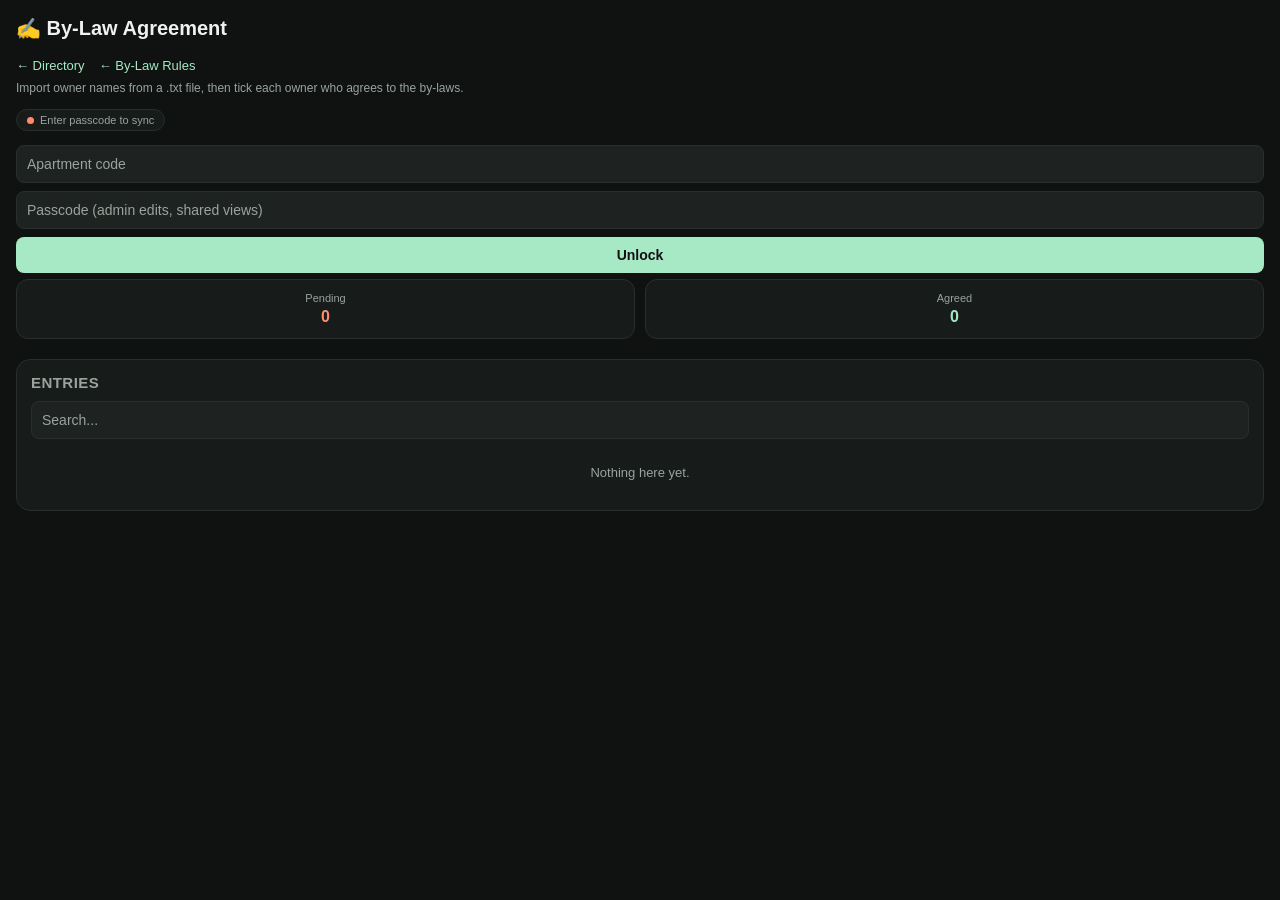
<file: agreements.html>
<!DOCTYPE html>
<html lang="en"><head><meta charset="UTF-8"><meta name="viewport" content="width=device-width, initial-scale=1, maximum-scale=1"><title>By-Law Agreement</title><link rel="stylesheet" href="common.css?v=6"><link rel="manifest" href="./manifest.webmanifest">
<meta name="theme-color" content="#0f1210">
<meta name="mobile-web-app-capable" content="yes">
<meta name="apple-mobile-web-app-capable" content="yes">
<meta name="apple-mobile-web-app-status-bar-style" content="black-translucent">
<link rel="apple-touch-icon" href="./icons/app-icon-192.png">
<script src="./pwa.js" defer></script>
</head><body>
<h1>✍️ By-Law Agreement</h1>
<a class="navlink" href="directory.html">&larr; Directory</a><a class="navlink" style="margin-left:14px" href="bylaws.html">&larr; By-Law Rules</a>
<p class="pagesub">Import owner names from a .txt file, then tick each owner who agrees to the by-laws.</p>
<div class="summary" id="summary"></div>
<details class="section" id="addSection"><summary><h2>Add entry</h2><span class="chev">▾</span></summary><div class="inner">
<form id="f"><div id="fields"></div><div class="row"><button type="submit" class="btn" id="saveBtn">Add</button><button type="button" class="btn cancel hidden" id="cancelBtn">Cancel</button></div></form></div></details>
<div class="section"><div class="section-head"><h2>Entries</h2></div>
<input id="q" placeholder="Search..." style="margin-bottom:10px"><ul class="list" id="list"></ul></div>
<div id="toast"></div>
<script src="config.js"></script><script src="apt.js"></script><script src="common.js?v=6"></script>
<script>initList({"key": "agreements", "check": true, "stamp": "on", "cl": ["Pending", "Agreed"], "upload": {"first": "flat", "rest": "name"}, "fields": [{"id": "name", "label": "Owner name", "req": true}, {"id": "flat", "label": "Flat no."}, {"id": "notes", "label": "Notes", "type": "textarea"}]})</script></body></html>
</file>
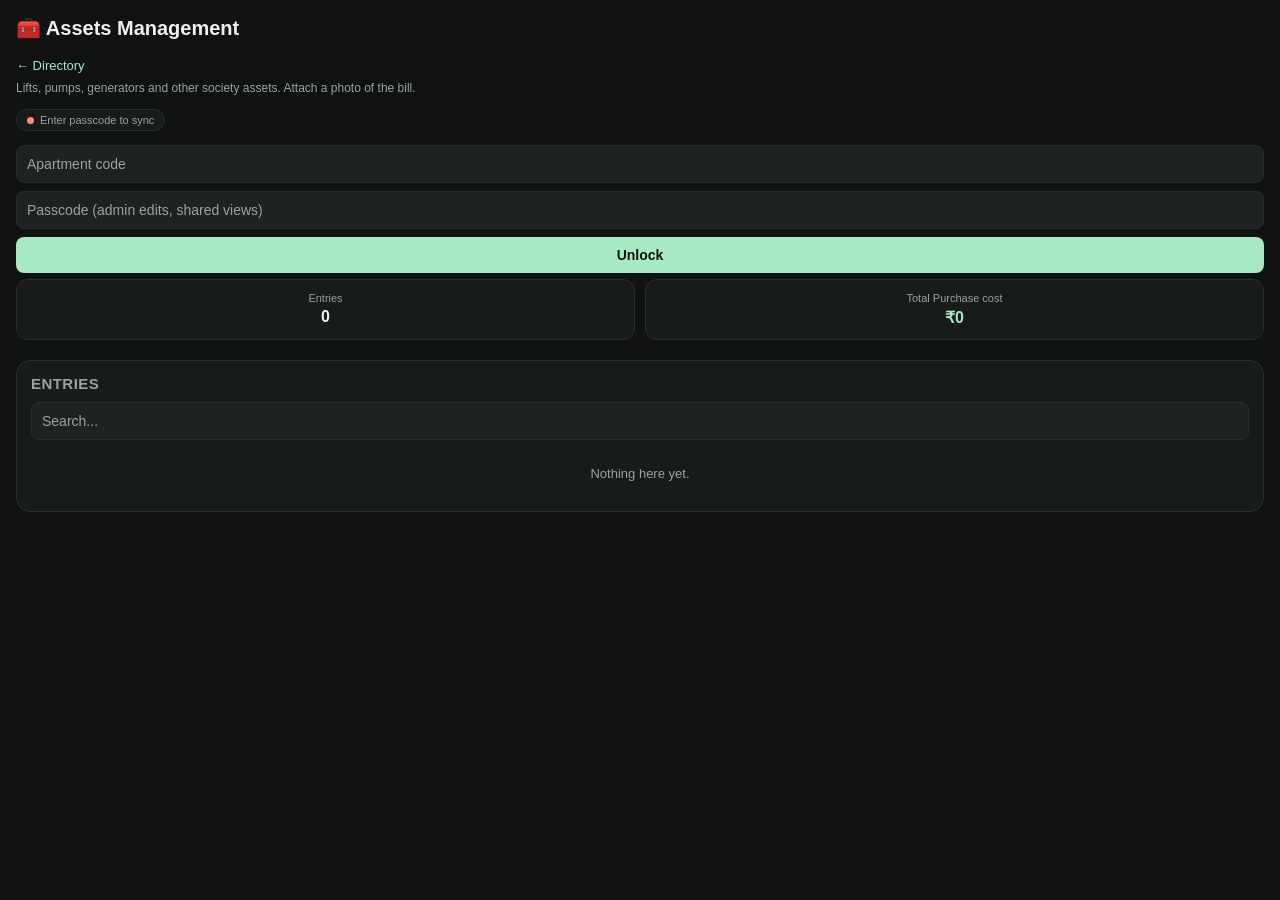
<file: assets.html>
<!DOCTYPE html>
<html lang="en"><head><meta charset="UTF-8"><meta name="viewport" content="width=device-width, initial-scale=1, maximum-scale=1"><title>Assets Management</title><link rel="stylesheet" href="common.css?v=6"><link rel="manifest" href="./manifest.webmanifest">
<meta name="theme-color" content="#0f1210">
<meta name="mobile-web-app-capable" content="yes">
<meta name="apple-mobile-web-app-capable" content="yes">
<meta name="apple-mobile-web-app-status-bar-style" content="black-translucent">
<link rel="apple-touch-icon" href="./icons/app-icon-192.png">
<script src="./pwa.js" defer></script>
</head><body>
<h1>🧰 Assets Management</h1>
<a class="navlink" href="directory.html">&larr; Directory</a>
<p class="pagesub">Lifts, pumps, generators and other society assets. Attach a photo of the bill.</p>
<div class="summary" id="summary"></div>
<details class="section" id="addSection"><summary><h2>Add entry</h2><span class="chev">▾</span></summary><div class="inner">
<form id="f"><div id="fields"></div><div class="row"><button type="submit" class="btn" id="saveBtn">Add</button><button type="button" class="btn cancel hidden" id="cancelBtn">Cancel</button></div></form></div></details>
<div class="section"><div class="section-head"><h2>Entries</h2></div>
<input id="q" placeholder="Search..." style="margin-bottom:10px"><ul class="list" id="list"></ul></div>
<div id="toast"></div>
<script src="config.js"></script><script src="apt.js"></script><script src="common.js?v=6"></script>
<script>initList({"key": "assets", "fields": [{"id": "name", "label": "Asset name", "req": true}, {"id": "cat", "label": "Category", "type": "select", "opts": ["Lift", "Generator", "Water pump", "Motor", "CCTV", "Fire safety", "Other"]}, {"id": "cost", "label": "Purchase cost (₹)", "type": "money"}, {"id": "bill", "label": "Bill (photo)", "type": "image"}, {"id": "loc", "label": "Location"}, {"id": "bought", "label": "Purchase date", "type": "date"}, {"id": "warranty", "label": "Warranty until", "type": "date"}, {"id": "vendor", "label": "Service vendor"}, {"id": "next", "label": "Next service due", "type": "date"}, {"id": "notes", "label": "Notes", "type": "textarea"}]})</script></body></html>
</file>
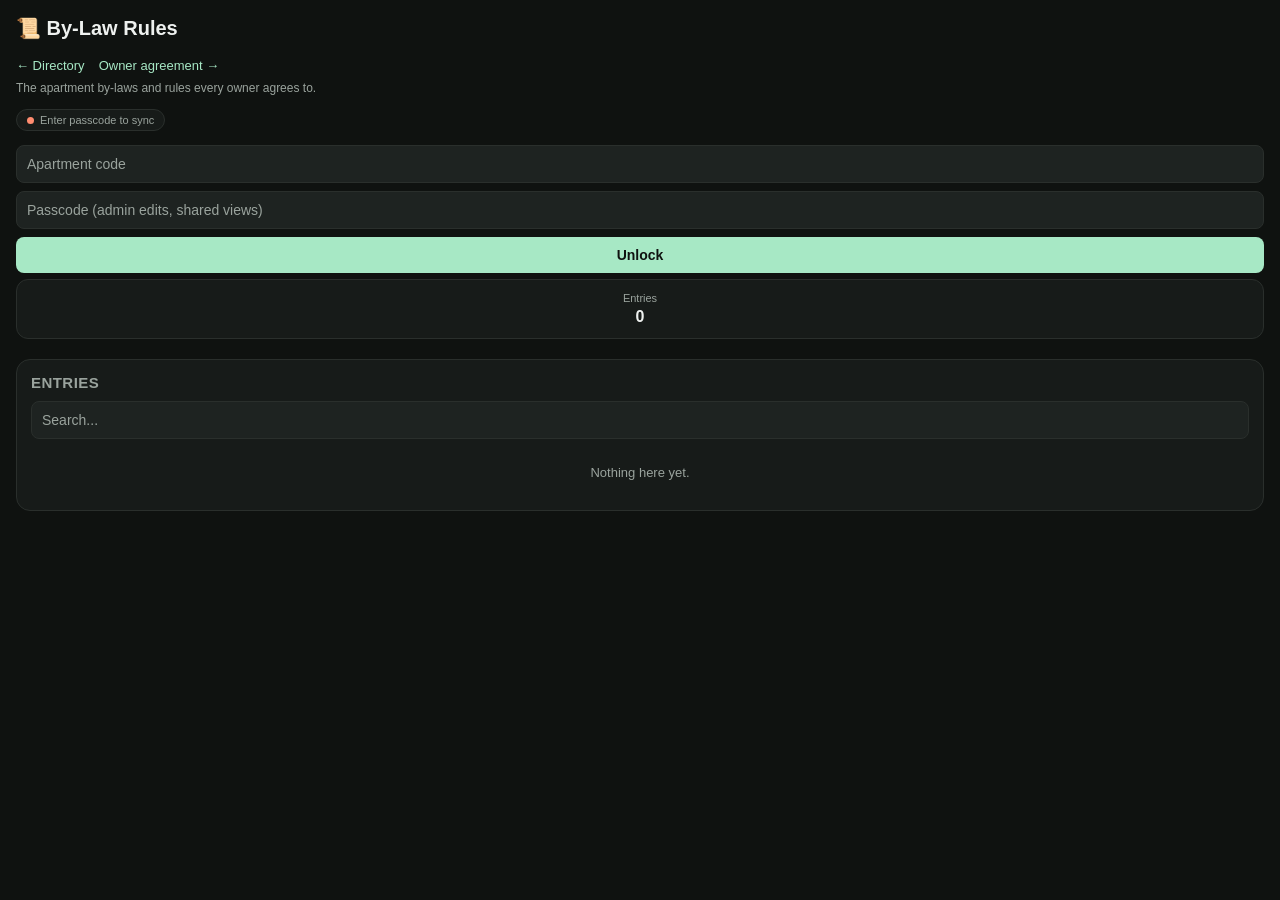
<file: bylaws.html>
<!DOCTYPE html>
<html lang="en"><head><meta charset="UTF-8"><meta name="viewport" content="width=device-width, initial-scale=1, maximum-scale=1"><title>By-Law Rules</title><link rel="stylesheet" href="common.css?v=6"><link rel="manifest" href="./manifest.webmanifest">
<meta name="theme-color" content="#0f1210">
<meta name="mobile-web-app-capable" content="yes">
<meta name="apple-mobile-web-app-capable" content="yes">
<meta name="apple-mobile-web-app-status-bar-style" content="black-translucent">
<link rel="apple-touch-icon" href="./icons/app-icon-192.png">
<script src="./pwa.js" defer></script>
</head><body>
<h1>📜 By-Law Rules</h1>
<a class="navlink" href="directory.html">&larr; Directory</a><a class="navlink" style="margin-left:14px" href="agreements.html">Owner agreement &rarr;</a>
<p class="pagesub">The apartment by-laws and rules every owner agrees to.</p>
<div class="summary" id="summary"></div>
<details class="section" id="addSection"><summary><h2>Add entry</h2><span class="chev">▾</span></summary><div class="inner">
<form id="f"><div id="fields"></div><div class="row"><button type="submit" class="btn" id="saveBtn">Add</button><button type="button" class="btn cancel hidden" id="cancelBtn">Cancel</button></div></form></div></details>
<div class="section"><div class="section-head"><h2>Entries</h2></div>
<input id="q" placeholder="Search..." style="margin-bottom:10px"><ul class="list" id="list"></ul></div>
<div id="toast"></div>
<script src="config.js"></script><script src="apt.js"></script><script src="common.js?v=6"></script>
<script>initList({"key": "bylaws", "fields": [{"id": "rule", "label": "Rule", "req": true}, {"id": "cat", "label": "Category", "type": "select", "opts": ["General", "Parking", "Noise", "Pets", "Maintenance", "Safety", "Common areas", "Other"]}, {"id": "eff", "label": "Effective from", "type": "date"}, {"id": "details", "label": "Details", "type": "textarea"}]})</script></body></html>
</file>
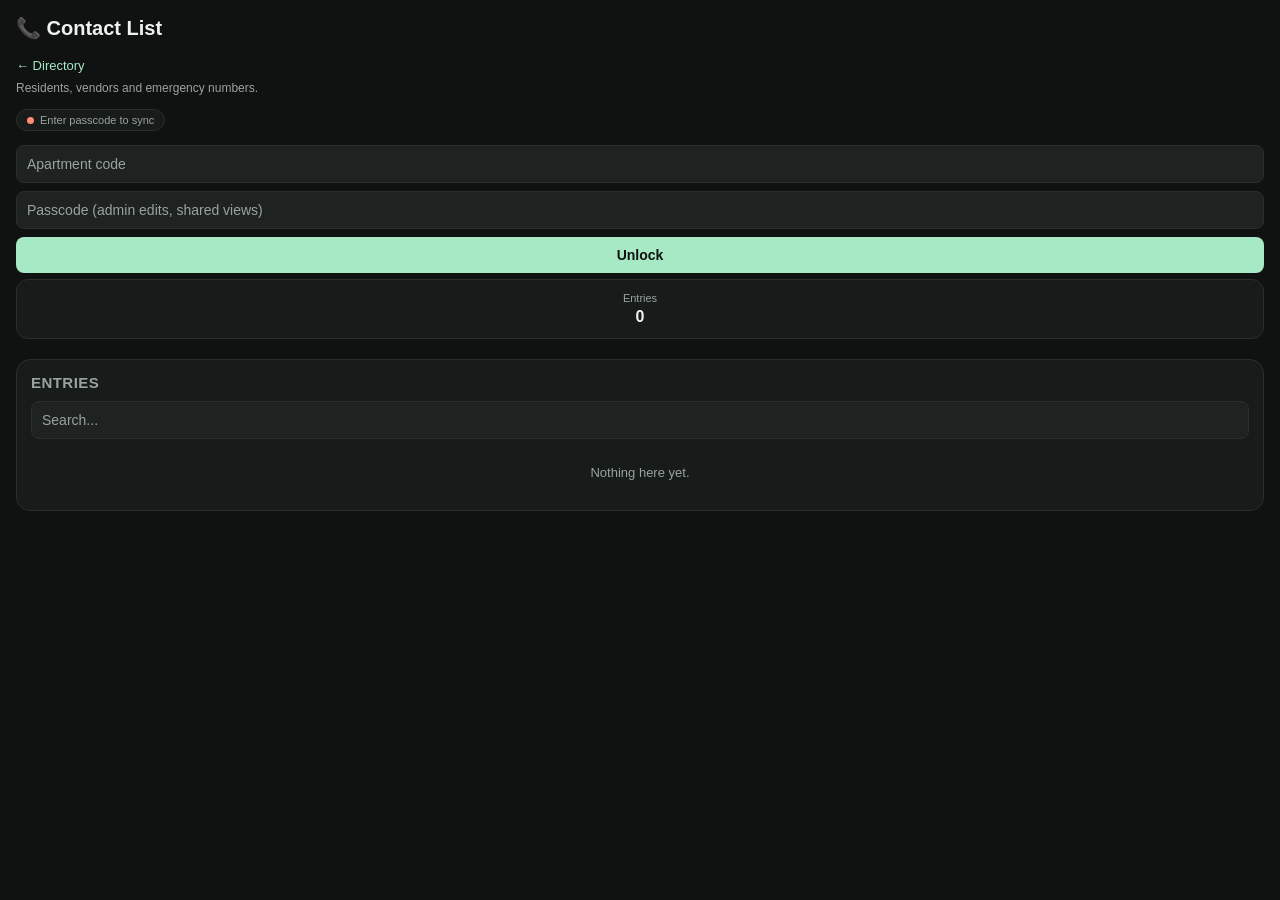
<file: contacts.html>
<!DOCTYPE html>
<html lang="en"><head><meta charset="UTF-8"><meta name="viewport" content="width=device-width, initial-scale=1, maximum-scale=1"><title>Contact List</title><link rel="stylesheet" href="common.css?v=6"><link rel="manifest" href="./manifest.webmanifest">
<meta name="theme-color" content="#0f1210">
<meta name="mobile-web-app-capable" content="yes">
<meta name="apple-mobile-web-app-capable" content="yes">
<meta name="apple-mobile-web-app-status-bar-style" content="black-translucent">
<link rel="apple-touch-icon" href="./icons/app-icon-192.png">
<script src="./pwa.js" defer></script>
</head><body>
<h1>📞 Contact List</h1>
<a class="navlink" href="directory.html">&larr; Directory</a>
<p class="pagesub">Residents, vendors and emergency numbers.</p>
<div class="summary" id="summary"></div>
<details class="section" id="addSection"><summary><h2>Add entry</h2><span class="chev">▾</span></summary><div class="inner">
<form id="f"><div id="fields"></div><div class="row"><button type="submit" class="btn" id="saveBtn">Add</button><button type="button" class="btn cancel hidden" id="cancelBtn">Cancel</button></div></form></div></details>
<div class="section"><div class="section-head"><h2>Entries</h2></div>
<input id="q" placeholder="Search..." style="margin-bottom:10px"><ul class="list" id="list"></ul></div>
<div id="toast"></div>
<script src="config.js"></script><script src="apt.js"></script><script src="common.js?v=6"></script>
<script>initList({"key": "contacts", "fields": [{"id": "name", "label": "Name", "req": true}, {"id": "cat", "label": "Category", "type": "select", "opts": ["Resident", "Security", "Plumber", "Electrician", "Lift technician", "Cleaner", "Emergency", "Other"]}, {"id": "phone", "label": "Phone", "type": "tel"}, {"id": "alt", "label": "Alternate phone", "type": "tel"}, {"id": "notes", "label": "Notes", "type": "textarea"}]})</script></body></html>
</file>
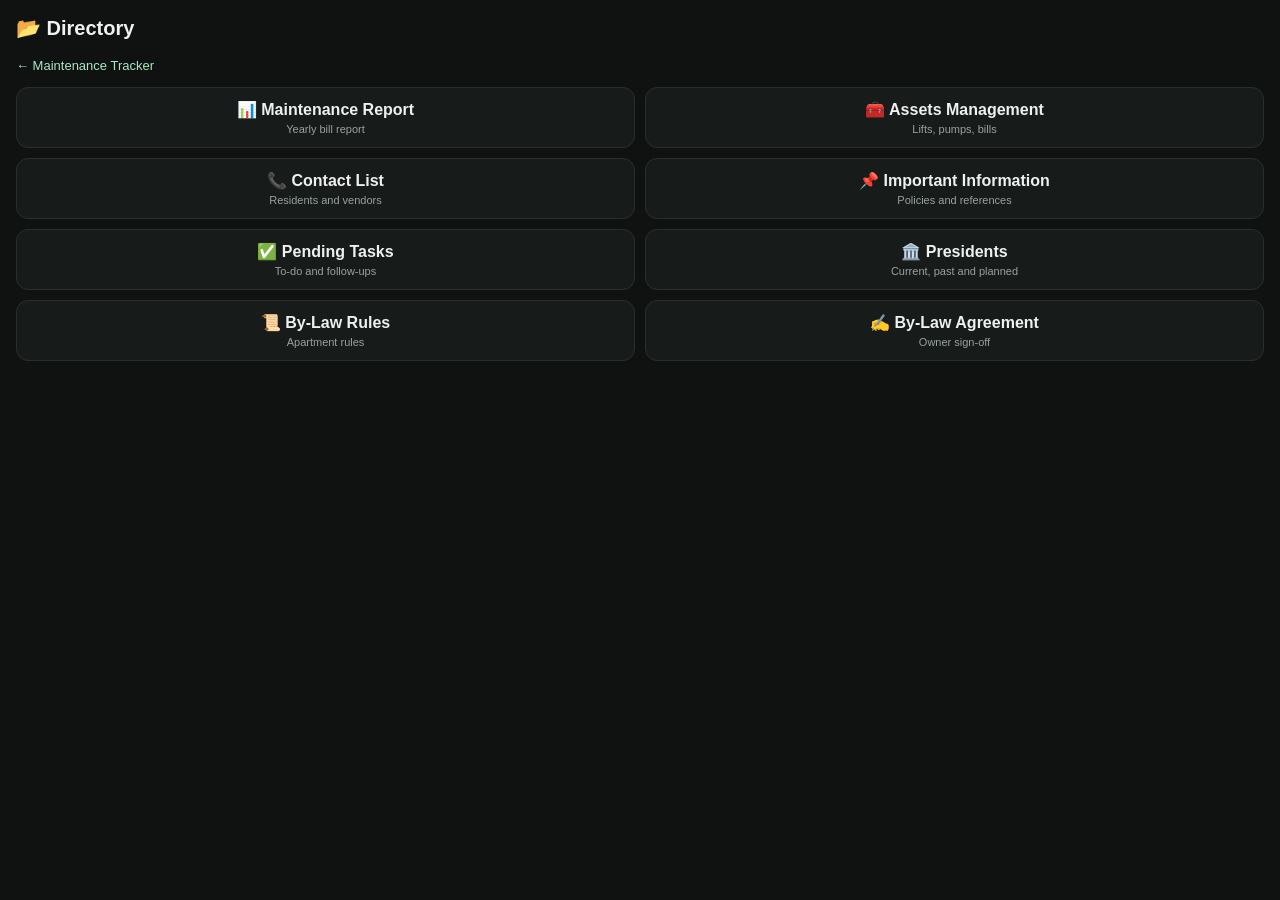
<file: directory.html>
<!DOCTYPE html>
<html lang="en"><head><meta charset="UTF-8"><meta name="viewport" content="width=device-width, initial-scale=1, maximum-scale=1"><title>Directory</title><link rel="stylesheet" href="common.css?v=6"><link rel="manifest" href="./manifest.webmanifest">
<meta name="theme-color" content="#0f1210">
<meta name="mobile-web-app-capable" content="yes">
<meta name="apple-mobile-web-app-capable" content="yes">
<meta name="apple-mobile-web-app-status-bar-style" content="black-translucent">
<link rel="apple-touch-icon" href="./icons/app-icon-192.png">
<script src="./pwa.js" defer></script>
</head><body>
<h1>📂 Directory</h1>
<a class="navlink" href="index.html">&larr; Maintenance Tracker</a>
<div class="summary">
<a class="card" href="apartment-maintenance-report.html"><div class="value">📊 Maintenance Report</div><div class="desc">Yearly bill report</div></a>
<a class="card" href="assets.html"><div class="value">🧰 Assets Management</div><div class="desc">Lifts, pumps, bills</div></a>
<a class="card" href="contacts.html"><div class="value">📞 Contact List</div><div class="desc">Residents and vendors</div></a>
<a class="card" href="important-info.html"><div class="value">📌 Important Information</div><div class="desc">Policies and references</div></a>
<a class="card" href="pending-tasks.html"><div class="value">✅ Pending Tasks</div><div class="desc">To-do and follow-ups</div></a>
<a class="card" href="presidents.html"><div class="value">🏛️ Presidents</div><div class="desc">Current, past and planned</div></a>
<a class="card" href="bylaws.html"><div class="value">📜 By-Law Rules</div><div class="desc">Apartment rules</div></a>
<a class="card" href="agreements.html"><div class="value">✍️ By-Law Agreement</div><div class="desc">Owner sign-off</div></a>
</div></body></html>
</file>
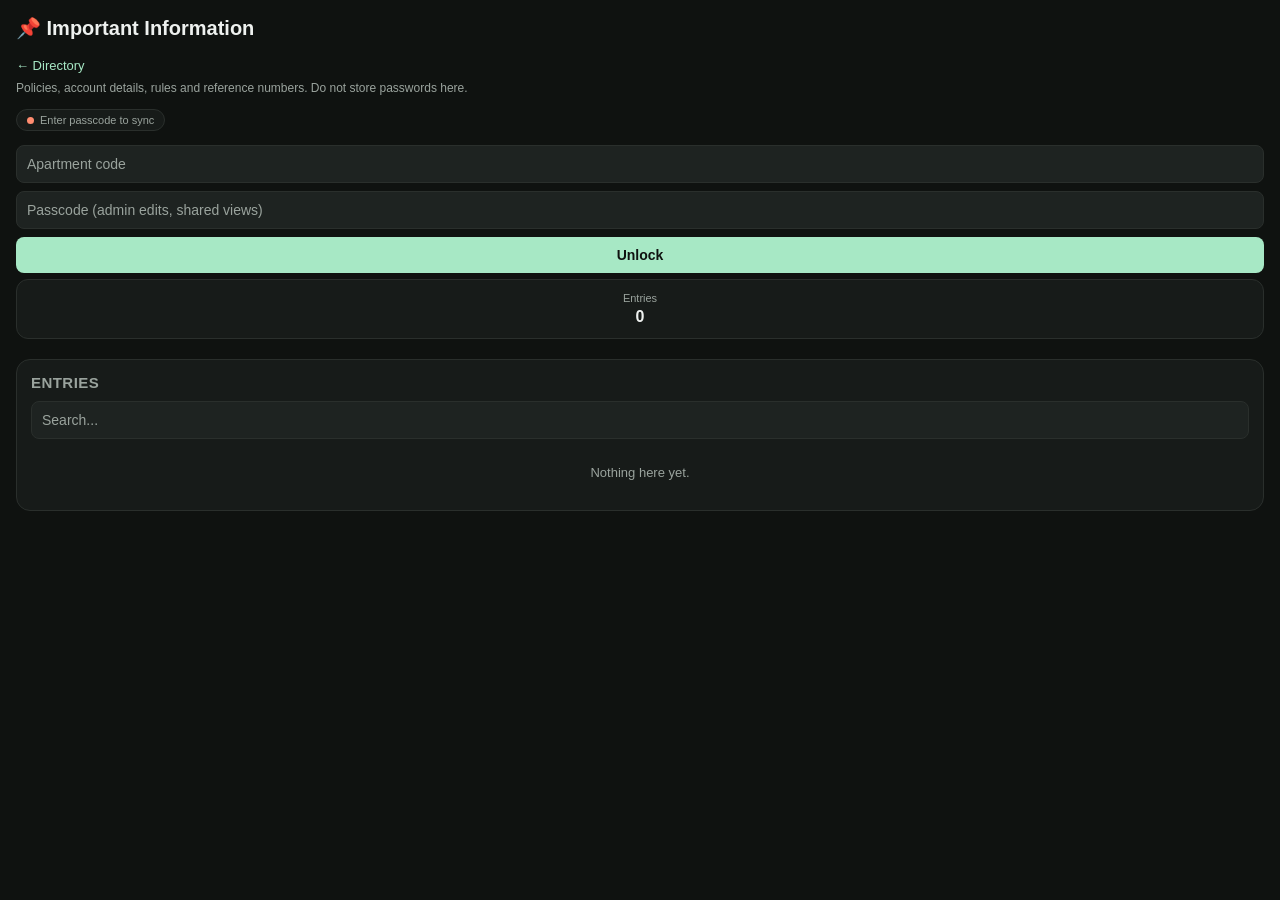
<file: important-info.html>
<!DOCTYPE html>
<html lang="en"><head><meta charset="UTF-8"><meta name="viewport" content="width=device-width, initial-scale=1, maximum-scale=1"><title>Important Information</title><link rel="stylesheet" href="common.css?v=6"><link rel="manifest" href="./manifest.webmanifest">
<meta name="theme-color" content="#0f1210">
<meta name="mobile-web-app-capable" content="yes">
<meta name="apple-mobile-web-app-capable" content="yes">
<meta name="apple-mobile-web-app-status-bar-style" content="black-translucent">
<link rel="apple-touch-icon" href="./icons/app-icon-192.png">
<script src="./pwa.js" defer></script>
</head><body>
<h1>📌 Important Information</h1>
<a class="navlink" href="directory.html">&larr; Directory</a>
<p class="pagesub">Policies, account details, rules and reference numbers. Do not store passwords here.</p>
<div class="summary" id="summary"></div>
<details class="section" id="addSection"><summary><h2>Add entry</h2><span class="chev">▾</span></summary><div class="inner">
<form id="f"><div id="fields"></div><div class="row"><button type="submit" class="btn" id="saveBtn">Add</button><button type="button" class="btn cancel hidden" id="cancelBtn">Cancel</button></div></form></div></details>
<div class="section"><div class="section-head"><h2>Entries</h2></div>
<input id="q" placeholder="Search..." style="margin-bottom:10px"><ul class="list" id="list"></ul></div>
<div id="toast"></div>
<script src="config.js"></script><script src="apt.js"></script><script src="common.js?v=6"></script>
<script>initList({"key": "info", "fields": [{"id": "title", "label": "Title", "req": true}, {"id": "cat", "label": "Category", "type": "select", "opts": ["Utilities", "Insurance", "Legal", "Bank", "Rules", "Other"]}, {"id": "ref", "label": "Reference no."}, {"id": "valid", "label": "Valid until", "type": "date"}, {"id": "details", "label": "Details", "type": "textarea"}]})</script></body></html>
</file>
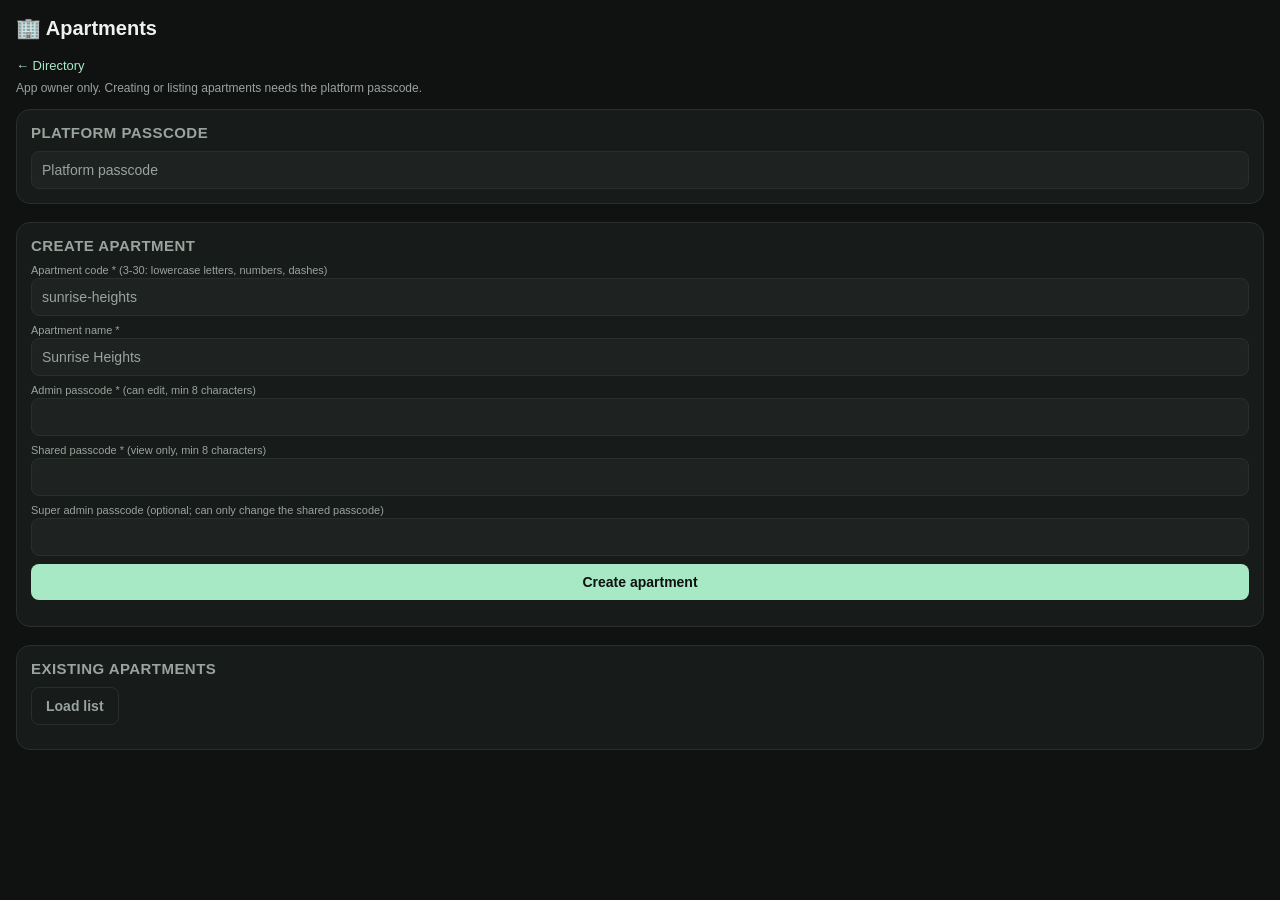
<file: new-apartment.html>
<!DOCTYPE html>
<html lang="en"><head><meta charset="UTF-8"><meta name="viewport" content="width=device-width, initial-scale=1, maximum-scale=1"><title>Apartments</title><link rel="stylesheet" href="common.css?v=6"><link rel="manifest" href="./manifest.webmanifest">
<meta name="theme-color" content="#0f1210">
<meta name="mobile-web-app-capable" content="yes">
<meta name="apple-mobile-web-app-capable" content="yes">
<meta name="apple-mobile-web-app-status-bar-style" content="black-translucent">
<link rel="apple-touch-icon" href="./icons/app-icon-192.png">
<script src="./pwa.js" defer></script>
</head><body>
<h1>🏢 Apartments</h1>
<a class="navlink" href="directory.html">&larr; Directory</a>
<p class="pagesub">App owner only. Creating or listing apartments needs the platform passcode.</p>
<div class="section"><div class="section-head"><h2>Platform passcode</h2></div>
<input type="password" id="pp" placeholder="Platform passcode" autocomplete="off"></div>
<div class="section"><div class="section-head"><h2>Create apartment</h2></div>
<form id="cf">
<div><label class="small">Apartment code * (3-30: lowercase letters, numbers, dashes)</label><input id="ac" required pattern="[a-z0-9][a-z0-9\-]{2,29}" placeholder="sunrise-heights" autocapitalize="none" autocomplete="off"></div>
<div><label class="small">Apartment name *</label><input id="an" required placeholder="Sunrise Heights"></div>
<div><label class="small">Admin passcode * (can edit, min 8 characters)</label><input type="password" id="ad" required minlength="8" autocomplete="off"></div>
<div><label class="small">Shared passcode * (view only, min 8 characters)</label><input type="password" id="sh" required minlength="8" autocomplete="off"></div>
<div><label class="small">Super admin passcode (optional; can only change the shared passcode)</label><input type="password" id="su" autocomplete="off"></div>
<button type="submit" class="btn">Create apartment</button>
</form><div id="out" class="pagesub" style="margin:0"></div></div>
<div class="section"><div class="section-head"><h2>Existing apartments</h2></div>
<button type="button" class="btn cancel" id="ld" style="margin-bottom:10px">Load list</button><ul class="list" id="al"></ul></div>
<div id="toast"></div>
<script src="config.js"></script>
<script>
const $=id=>document.getElementById(id),esc=s=>String(s==null?'':s).replace(/[&<>"']/g,m=>({'&':'&amp;','<':'&lt;','>':'&gt;','"':'&quot;',"'":'&#39;'}[m]));
async function rpc(fn,args){
  if(typeof SUPABASE_URL==='undefined'||!SUPABASE_URL.startsWith('http'))throw new Error('Set SUPABASE_URL and SUPABASE_ANON_KEY in config.js');
  const h={'Content-Type':'application/json',apikey:SUPABASE_ANON_KEY};
  if(SUPABASE_ANON_KEY.startsWith('eyJ'))h.Authorization='Bearer '+SUPABASE_ANON_KEY;
  const r=await fetch(SUPABASE_URL+'/rest/v1/rpc/'+fn,{method:'POST',headers:h,body:JSON.stringify(args)});
  const j=await r.json().catch(()=>null);
  if(!r.ok)throw new Error((j&&j.message)||'Request failed');
  return j;
}
function toast(m){const t=$('toast');t.textContent=m;t.classList.add('show');setTimeout(()=>t.classList.remove('show'),2600)}
async function list(){
  try{const a=await rpc('list_apartments',{p_platform_passcode:$('pp').value});
    $('al').innerHTML=a.length?a.map(x=>`<li class="item"><div class="info"><div class="title">${esc(x.name||x.id)}</div><div class="sub">Code: ${esc(x.id)}</div><div class="sub">Link: ${esc(new URL('index.html?apt='+x.id,location.href).href)}</div></div></li>`).join(''):'<div class="empty">No apartments.</div>'}
  catch(e){toast(e.message)}
}
$('ld').onclick=list;
$('cf').onsubmit=async e=>{e.preventDefault();
  const code=$('ac').value.trim().toLowerCase();
  try{await rpc('create_apartment',{p_platform_passcode:$('pp').value,p_apt:code,p_name:$('an').value.trim(),p_admin_passcode:$('ad').value,p_shared_passcode:$('sh').value,p_super_passcode:$('su').value||null});
    const link=new URL('index.html?apt='+code,location.href).href;
    $('out').innerHTML='Created. Share this link (residents use the shared passcode): <a href="'+esc(link)+'">'+esc(link)+'</a>';
    $('cf').reset();toast('Apartment created');list()}
  catch(x){toast(x.message)}};
</script></body></html>
</file>
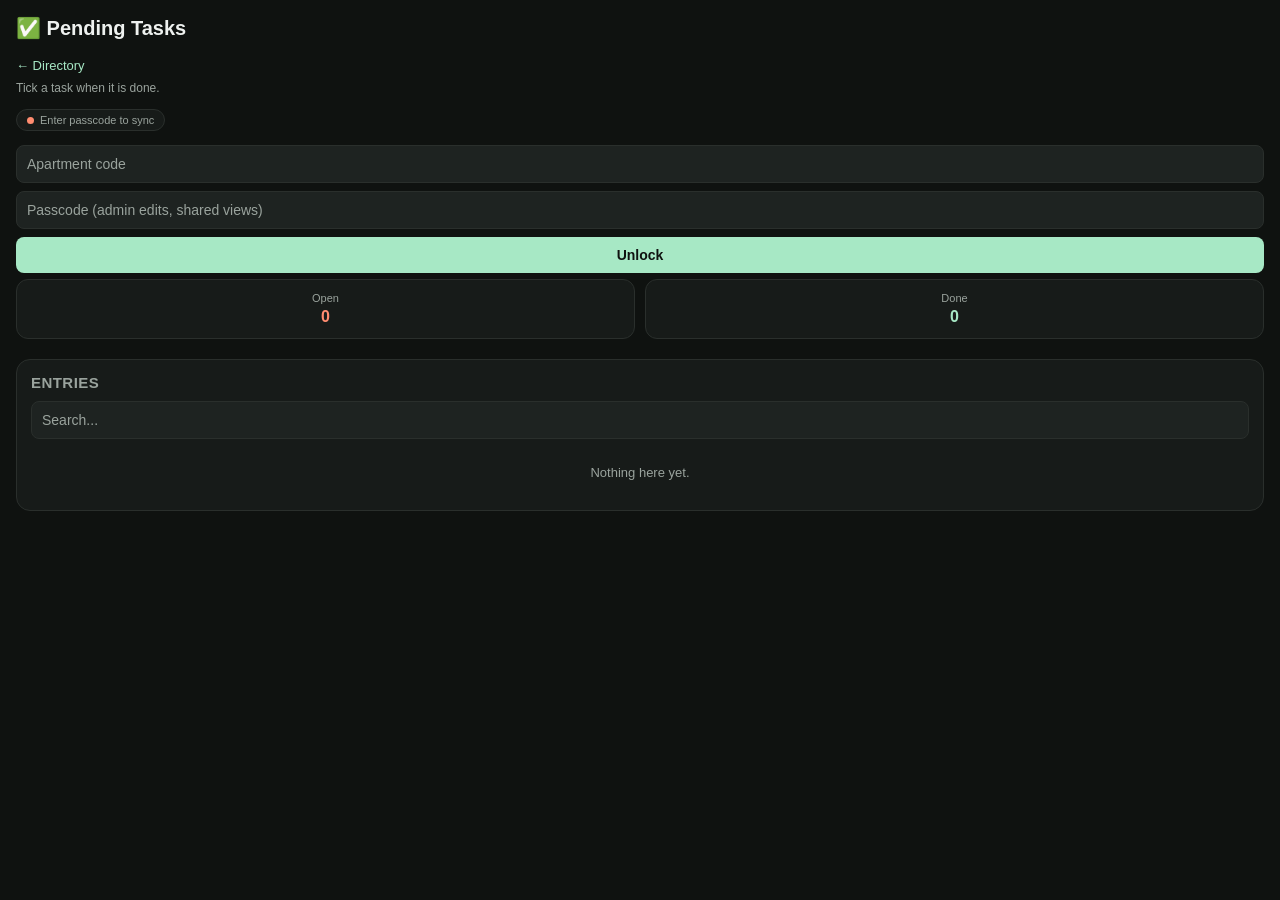
<file: pending-tasks.html>
<!DOCTYPE html>
<html lang="en"><head><meta charset="UTF-8"><meta name="viewport" content="width=device-width, initial-scale=1, maximum-scale=1"><title>Pending Tasks</title><link rel="stylesheet" href="common.css?v=6"><link rel="manifest" href="./manifest.webmanifest">
<meta name="theme-color" content="#0f1210">
<meta name="mobile-web-app-capable" content="yes">
<meta name="apple-mobile-web-app-capable" content="yes">
<meta name="apple-mobile-web-app-status-bar-style" content="black-translucent">
<link rel="apple-touch-icon" href="./icons/app-icon-192.png">
<script src="./pwa.js" defer></script>
</head><body>
<h1>✅ Pending Tasks</h1>
<a class="navlink" href="directory.html">&larr; Directory</a>
<p class="pagesub">Tick a task when it is done.</p>
<div class="summary" id="summary"></div>
<details class="section" id="addSection"><summary><h2>Add entry</h2><span class="chev">▾</span></summary><div class="inner">
<form id="f"><div id="fields"></div><div class="row"><button type="submit" class="btn" id="saveBtn">Add</button><button type="button" class="btn cancel hidden" id="cancelBtn">Cancel</button></div></form></div></details>
<div class="section"><div class="section-head"><h2>Entries</h2></div>
<input id="q" placeholder="Search..." style="margin-bottom:10px"><ul class="list" id="list"></ul></div>
<div id="toast"></div>
<script src="config.js"></script><script src="apt.js"></script><script src="common.js?v=6"></script>
<script>initList({"key": "tasks", "check": true, "badge": "pri", "fields": [{"id": "task", "label": "Task", "req": true}, {"id": "pri", "label": "Priority", "type": "select", "opts": ["High", "Medium", "Low"]}, {"id": "cost", "label": "Estimated cost (₹)", "type": "money"}, {"id": "due", "label": "Due date", "type": "date"}, {"id": "who", "label": "Assigned to"}, {"id": "notes", "label": "Notes", "type": "textarea"}]})</script></body></html>
</file>
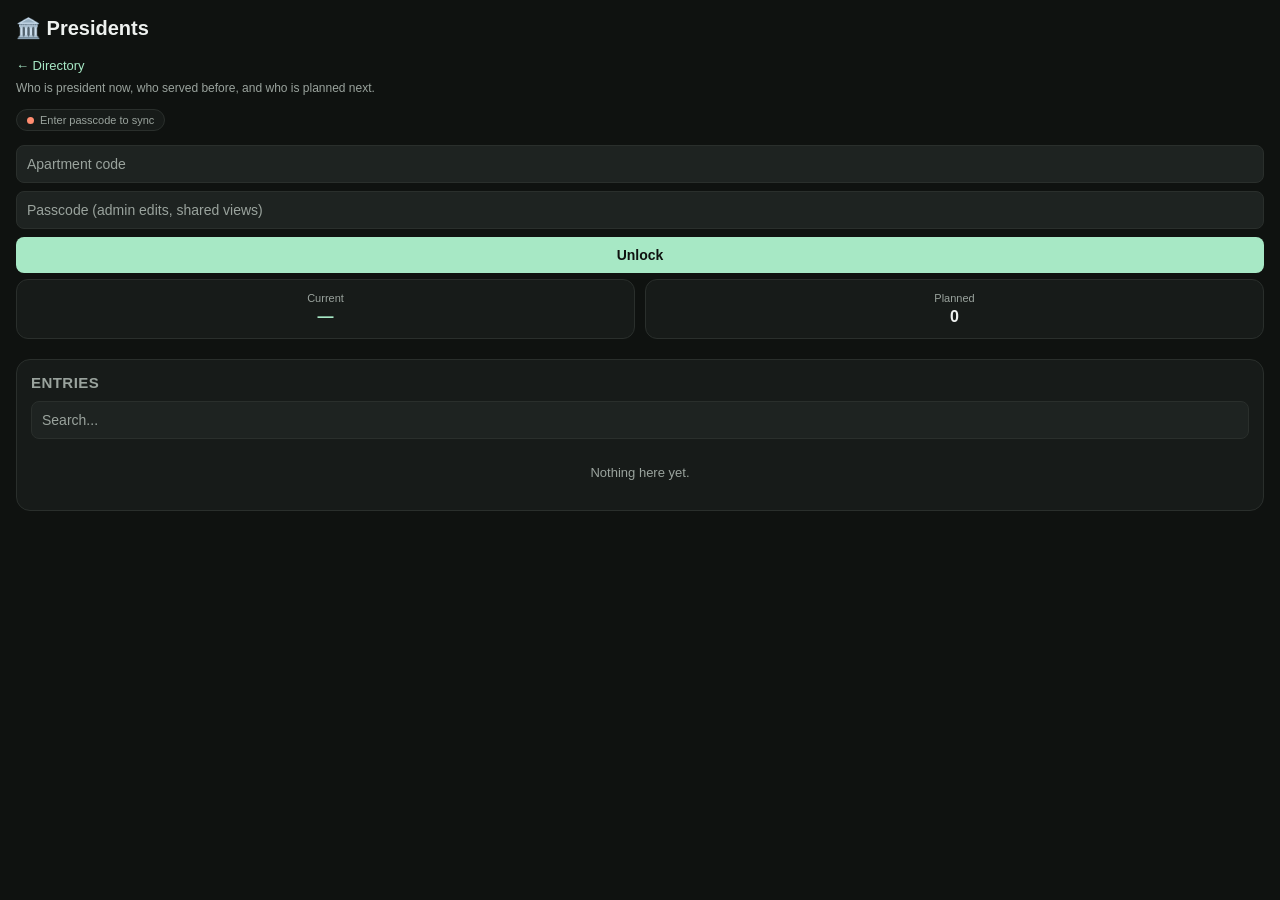
<file: presidents.html>
<!DOCTYPE html>
<html lang="en"><head><meta charset="UTF-8"><meta name="viewport" content="width=device-width, initial-scale=1, maximum-scale=1"><title>Presidents</title><link rel="stylesheet" href="common.css?v=6"><link rel="manifest" href="./manifest.webmanifest">
<meta name="theme-color" content="#0f1210">
<meta name="mobile-web-app-capable" content="yes">
<meta name="apple-mobile-web-app-capable" content="yes">
<meta name="apple-mobile-web-app-status-bar-style" content="black-translucent">
<link rel="apple-touch-icon" href="./icons/app-icon-192.png">
<script src="./pwa.js" defer></script>
</head><body>
<h1>🏛️ Presidents</h1>
<a class="navlink" href="directory.html">&larr; Directory</a>
<p class="pagesub">Who is president now, who served before, and who is planned next.</p>
<div class="summary" id="summary"></div>
<details class="section" id="addSection"><summary><h2>Add entry</h2><span class="chev">▾</span></summary><div class="inner">
<form id="f"><div id="fields"></div><div class="row"><button type="submit" class="btn" id="saveBtn">Add</button><button type="button" class="btn cancel hidden" id="cancelBtn">Cancel</button></div></form></div></details>
<div class="section"><div class="section-head"><h2>Entries</h2></div>
<input id="q" placeholder="Search..." style="margin-bottom:10px"><ul class="list" id="list"></ul></div>
<div id="toast"></div>
<script src="config.js"></script><script src="apt.js"></script><script src="common.js?v=6"></script>
<script>initList({"key": "presidents", "group": {"id": "status", "order": ["Current", "Planned", "Previous"], "asc": ["Planned"]}, "sort": "from", "fields": [{"id": "name", "label": "Name", "req": true}, {"id": "status", "label": "Status", "type": "select", "opts": ["Current", "Planned", "Previous"]}, {"id": "flat", "label": "Flat no."}, {"id": "from", "label": "Term starts", "type": "date"}, {"id": "to", "label": "Term ends", "type": "date"}, {"id": "notes", "label": "Notes", "type": "textarea"}]})</script></body></html>
</file>
<file: common.css>
:root{--bg:#0f1210;--panel:#171b19;--panel2:#1e2321;--border:#2a2f2c;--text:#eef1ef;--muted:#9aa39d;--mint:#a7e8c5;--coral:#ff8c70}
*{box-sizing:border-box}
body{margin:0;font-family:-apple-system,BlinkMacSystemFont,"Segoe UI",Roboto,sans-serif;background:var(--bg);color:var(--text);padding:16px;padding-bottom:60px}
h1{font-size:20px;margin:0 0 16px}
h2{font-size:15px;margin:0 0 10px;color:var(--muted);font-weight:600;text-transform:uppercase;letter-spacing:.03em}
.navlink{display:inline-block;margin:-8px 0 14px;font-size:13px;color:var(--mint);text-decoration:none}
.pagesub{font-size:12px;color:var(--muted);margin:-6px 0 14px}
.summary{display:grid;grid-template-columns:1fr 1fr;gap:10px;margin-bottom:20px}
.summary .card{background:var(--panel);border:1px solid var(--border);border-radius:12px;padding:12px 10px;text-align:center;color:var(--text);text-decoration:none}
.summary .card .label{font-size:11px;color:var(--muted);margin-bottom:4px}
.summary .card .value{font-size:16px;font-weight:700}
.summary .card .desc{font-size:11px;color:var(--muted);margin-top:4px}
.summary .card.wide{grid-column:1 / -1}
.summary .opening .value{color:var(--text)}
.summary .received .value{color:var(--mint)}
.summary .paid .value{color:var(--coral)}
.section{background:var(--panel);border:1px solid var(--border);border-radius:14px;padding:14px;margin-bottom:18px}
.section-head{display:flex;justify-content:space-between;align-items:center;margin-bottom:10px}
.section-head h2{margin:0}
form{display:flex;flex-direction:column;gap:8px;margin-bottom:12px}
.row{display:flex;gap:8px}
.row>*{flex:1;min-width:0}
input,select,textarea{background:var(--panel2);border:1px solid var(--border);color:var(--text);padding:10px;border-radius:8px;font-size:14px;width:100%;font-family:inherit}
input::placeholder,textarea::placeholder{color:var(--muted)}
textarea{min-height:70px;resize:vertical}
label.small{font-size:11px;color:var(--muted);margin-bottom:2px;display:block}
.btn{background:var(--mint);color:#0f1210;border:none;padding:10px 14px;border-radius:8px;font-size:14px;font-weight:700;cursor:pointer}
.btn.cancel{background:transparent;color:var(--muted);border:1px solid var(--border)}
ul.list{list-style:none;margin:0;padding:0;display:flex;flex-direction:column;gap:8px}
li.item{background:var(--panel2);border:1px solid var(--border);border-radius:10px;padding:10px 12px;display:flex;justify-content:space-between;align-items:center;gap:10px}
li.item.done .title{text-decoration:line-through;color:var(--muted)}
li.item input[type=checkbox]{width:20px;height:20px;flex-shrink:0;accent-color:var(--mint)}
.item .info{min-width:0;flex:1}
.item .title{font-size:14px;font-weight:600;overflow:hidden;text-overflow:ellipsis;white-space:nowrap}
.item .sub{font-size:12px;color:var(--muted);margin-top:2px;word-break:break-word}
.item .sub a{color:var(--mint)}
.item .amt{font-size:14px;font-weight:700;white-space:nowrap;color:var(--mint)}
.badge{font-size:11px;font-weight:700;padding:2px 8px;border-radius:10px;white-space:nowrap;color:#0f1210}
.badge.paid{background:var(--mint)}
.badge.unpaid{background:var(--coral)}
.actions{display:flex;gap:6px;flex-shrink:0}
.icon-btn{background:transparent;border:1px solid var(--border);color:var(--muted);width:30px;height:30px;border-radius:8px;font-size:14px;cursor:pointer;display:flex;align-items:center;justify-content:center}
.icon-btn.danger{color:var(--coral);border-color:var(--coral)}
@media (hover:hover) and (pointer:fine){.icon-btn:hover{background:var(--panel)}.btn:hover{opacity:.9}}
.empty{color:var(--muted);font-size:13px;text-align:center;padding:16px 0}
.hidden{display:none !important}
.syncpill{display:inline-flex;align-items:center;gap:6px;font-size:11px;color:var(--muted);background:var(--panel);border:1px solid var(--border);padding:4px 10px;border-radius:12px;margin-bottom:14px}
.syncpill .dot{width:7px;height:7px;border-radius:50%;background:var(--muted)}
.syncpill.synced .dot{background:var(--mint)}
.syncpill.offline .dot{background:var(--coral)}
.syncpill.syncing .dot{animation:pulse 1s infinite}
@keyframes pulse{0%,100%{opacity:1}50%{opacity:.3}}
#toast{position:fixed;left:50%;bottom:24px;transform:translateX(-50%) translateY(20px);background:var(--panel2);border:1px solid var(--border);color:var(--text);padding:10px 18px;border-radius:20px;font-size:13px;opacity:0;pointer-events:none;transition:opacity .2s,transform .2s;z-index:50}
#toast.show{opacity:1;transform:translateX(-50%) translateY(0)}
details.section{padding:0;overflow:hidden}
details.section summary{display:flex;justify-content:space-between;align-items:center;padding:14px;cursor:pointer;list-style:none}
details.section summary::-webkit-details-marker{display:none}
details.section summary h2{margin:0}
details.section summary .chev{color:var(--muted);transition:transform .15s}
details[open].section summary .chev{transform:rotate(180deg)}
details.section .inner{padding:0 14px 14px}
.syncpill{cursor:pointer}
.ghead{font-size:11px;color:var(--muted);text-transform:uppercase;letter-spacing:.05em;margin:8px 2px 0}
.hint{font-size:11px;color:var(--muted);margin:2px 0 8px}
.thumb{height:44px;border-radius:6px;border:1px solid var(--border);vertical-align:middle;margin-top:4px;cursor:pointer}
#lb{position:fixed;inset:0;background:rgba(0,0,0,.88);display:flex;align-items:center;justify-content:center;z-index:60;padding:16px}
#lb img{max-width:100%;max-height:100%;border-radius:8px}
body.viewer #addSection,body.viewer .actions,body.viewer #importBox{display:none !important}
</file>
